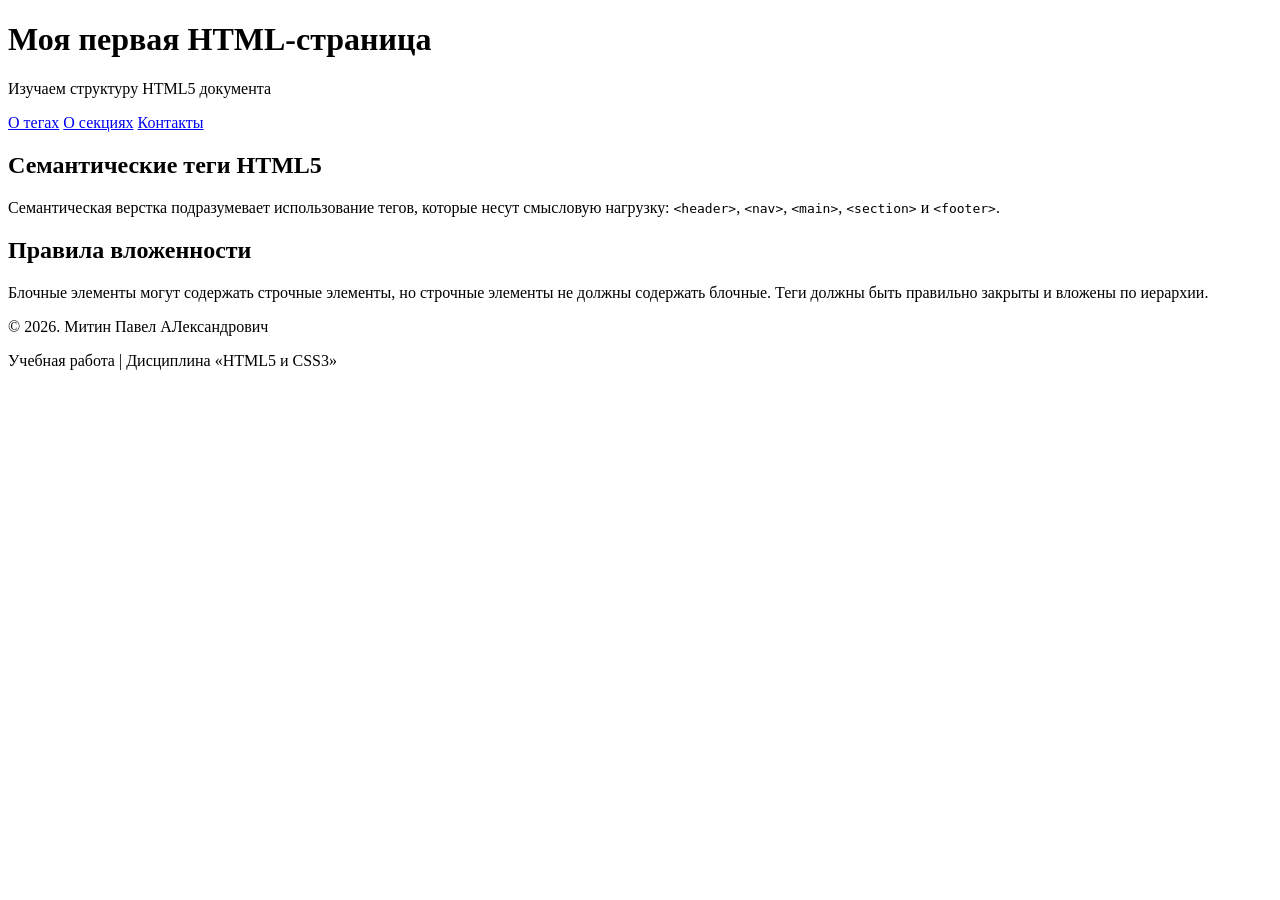
<file: practice-structure/index.html>
<!DOCTYPE html>
<html lang="ru">
<head>
  <meta charset="UTF-8">
  <meta name="viewport" content="width=device-width, initial-scale=1.0">
  <title>Учебная веб-страница</title>
  <!-- CSS и JavaScript в работе не используются -->
</head>
<body>

  <!-- ШАПКА (HEADER) -->
  <header>
    <h1>Моя первая HTML-страница</h1>
    <p>Изучаем структуру HTML5 документа</p>
  </header>

  <!-- НАВИГАЦИЯ (NAV) -->
  <nav>
    <a href="#section1">О тегах</a>
    <a href="#section2">О секциях</a>
    <a href="#footer">Контакты</a>
  </nav>

  <!-- ОСНОВНОЙ КОНТЕНТ (MAIN) -->
  <main>
    <!-- СЕКЦИЯ 1 -->
    <section id="section1">
      <h2>Семантические теги HTML5</h2>
      <p>Семантическая верстка подразумевает использование тегов, которые несут смысловую нагрузку: <code>&lt;header&gt;</code>, <code>&lt;nav&gt;</code>, <code>&lt;main&gt;</code>, <code>&lt;section&gt;</code> и <code>&lt;footer&gt;</code>.</p>
    </section>

    <!-- СЕКЦИЯ 2 -->
    <section id="section2">
      <h2>Правила вложенности</h2>
      <p>Блочные элементы могут содержать строчные элементы, но строчные элементы не должны содержать блочные. Теги должны быть правильно закрыты и вложены по иерархии.</p>
    </section>
  </main>

  <!-- ПОДВАЛ (FOOTER) -->
  <footer id="footer">
    <p>© 2026. Митин Павел АЛександрович</p>
    <p>Учебная работа | Дисциплина «HTML5 и CSS3»</p>
  </footer>

</body>
</html>
</file>
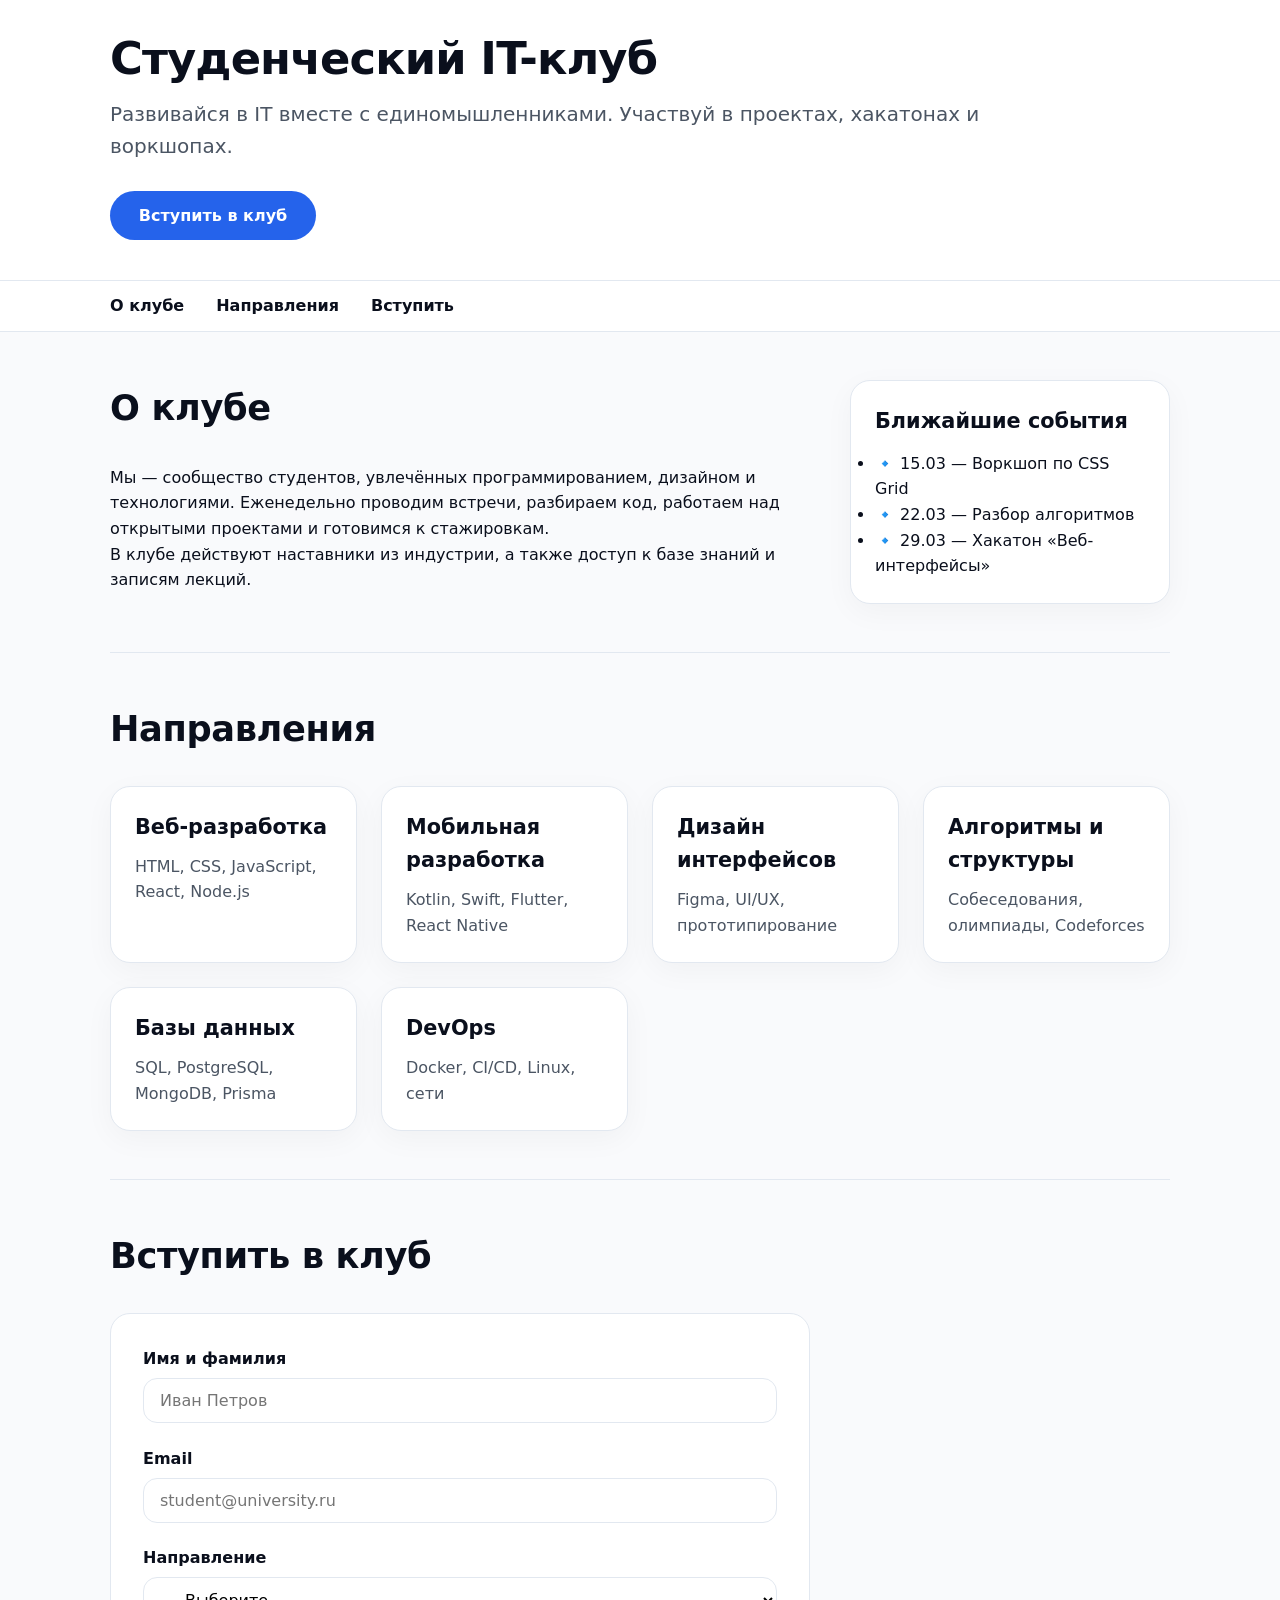
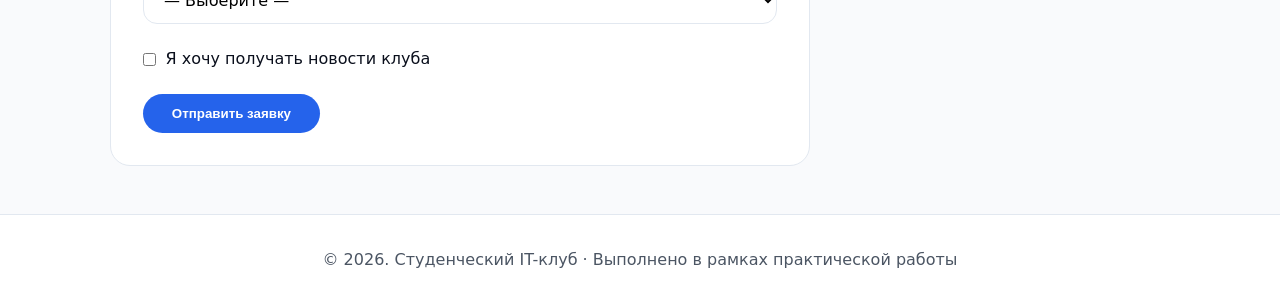
<file: резиновая верстка/index.html>
<!DOCTYPE html>
<html lang="ru">
<head>
  <meta charset="UTF-8">
  <meta name="viewport" content="width=device-width, initial-scale=1.0">
  <title>Студенческий IT-клуб — Резиновая вёрстка</title>
  <link rel="stylesheet" href="style.css">
</head>
<body>
  <a href="#main" class="skip-link">Перейти к содержимому</a>

  <header class="site-header">
    <div class="container">
      <div class="hero">
        <h1>Студенческий IT-клуб</h1>
        <p>Развивайся в IT вместе с единомышленниками. Участвуй в проектах, хакатонах и воркшопах.</p>
        <a href="#join" class="button">Вступить в клуб</a>
      </div>
    </div>
  </header>

  <nav class="site-nav">
    <div class="container">
      <ul class="nav-list">
        <li><a href="#about">О клубе</a></li>
        <li><a href="#directions">Направления</a></li>
        <li><a href="#join">Вступить</a></li>
      </ul>
    </div>
  </nav>

  <main id="main">
    <div class="container">
      
      <!-- ДВУХКОЛОНОЧНЫЙ БЛОК -->
      <section id="about" class="section">
        <div class="two-col">
          <article class="main-content">
            <h2>О клубе</h2>
            <p>Мы — сообщество студентов, увлечённых программированием, дизайном и технологиями. Еженедельно проводим встречи, разбираем код, работаем над открытыми проектами и готовимся к стажировкам.</p>
            <p>В клубе действуют наставники из индустрии, а также доступ к базе знаний и записям лекций.</p>
          </article>
          <aside class="sidebar">
            <h3>Ближайшие события</h3>
            <ul>
              <li>🔹 15.03 — Воркшоп по CSS Grid</li>
              <li>🔹 22.03 — Разбор алгоритмов</li>
              <li>🔹 29.03 — Хакатон «Веб-интерфейсы»</li>
            </ul>
          </aside>
        </div>
      </section>

      <!-- СЕТКА КАРТОЧЕК (МИНИМУМ 6) -->
      <section id="directions" class="section">
        <h2>Направления</h2>
        <div class="card-grid">
          <article class="card">
            <h3>Веб-разработка</h3>
            <p>HTML, CSS, JavaScript, React, Node.js</p>
          </article>
          <article class="card">
            <h3>Мобильная разработка</h3>
            <p>Kotlin, Swift, Flutter, React Native</p>
          </article>
          <article class="card">
            <h3>Дизайн интерфейсов</h3>
            <p>Figma, UI/UX, прототипирование</p>
          </article>
          <article class="card">
            <h3>Алгоритмы и структуры</h3>
            <p>Собеседования, олимпиады, Codeforces</p>
          </article>
          <article class="card">
            <h3>Базы данных</h3>
            <p>SQL, PostgreSQL, MongoDB, Prisma</p>
          </article>
          <article class="card">
            <h3>DevOps</h3>
            <p>Docker, CI/CD, Linux, сети</p>
          </article>
        </div>
      </section>

      <!-- ФОРМА ВСТУПЛЕНИЯ -->
      <section id="join" class="section">
        <h2>Вступить в клуб</h2>
        <form class="join-form">
          <div class="form-group">
            <label for="name">Имя и фамилия</label>
            <input type="text" id="name" name="name" placeholder="Иван Петров" required>
          </div>
          <div class="form-group">
            <label for="email">Email</label>
            <input type="email" id="email" name="email" placeholder="student@university.ru" required>
          </div>
          <div class="form-group">
            <label for="role">Направление</label>
            <select id="role" name="role">
              <option value="">— Выберите —</option>
              <option>Веб-разработка</option>
              <option>Мобильная разработка</option>
              <option>Дизайн</option>
              <option>Алгоритмы</option>
              <option>Базы данных</option>
              <option>DevOps</option>
            </select>
          </div>
          <div class="form-group checkbox">
            <input type="checkbox" id="agree" name="agree">
            <label for="agree">Я хочу получать новости клуба</label>
          </div>
          <button type="submit" class="button">Отправить заявку</button>
        </form>
      </section>

    </div>
  </main>

  <footer class="site-footer">
    <div class="container">
      <p>© 2026. Студенческий IT-клуб · Выполнено в рамках практической работы</p>
    </div>
  </footer>
</body>
</html>
</file>
<file: резиновая верстка/style.css>
/* ===== БАЗОВЫЕ СБРОСЫ И ПЕРЕМЕННЫЕ ===== */
:root {
  --container: 1100px;
  --pad: 20px;
  --gap: 24px;

  --bg: #f9fafc;
  --surface: #ffffff;
  --text: #0a0f1c;
  --muted: #4b5563;
  --border: #e2e8f0;
  --accent: #2563eb;
  --accent-light: rgba(37, 99, 235, 0.08);
  --radius: 20px;
  --shadow: 0 8px 30px rgba(0,0,0,0.04);
}

*,
*::before,
*::after {
  box-sizing: border-box;
  margin: 0;
  padding: 0;
}

html {
  font-size: 100%;
  scroll-behavior: smooth;
}

body {
  font-family: system-ui, -apple-system, 'Segoe UI', Roboto, Arial, sans-serif;
  line-height: 1.6;
  background-color: var(--bg);
  color: var(--text);
}

/* ===== УТИЛИТЫ ===== */
.skip-link {
  position: absolute;
  left: -9999px;
  top: 0;
}
.skip-link:focus {
  left: 1rem;
  top: 1rem;
  background: var(--surface);
  padding: 0.75rem 1.5rem;
  border-radius: 12px;
  box-shadow: 0 8px 20px rgba(0,0,0,0.1);
  z-index: 1000;
}

.container {
  max-width: var(--container);
  width: 100%;
  margin: 0 auto;
  padding: 0 var(--pad);
}

/* ===== ХЕДЕР ===== */
.site-header {
  background: var(--surface);
  border-bottom: 1px solid var(--border);
  padding: 2rem 0 2.5rem;
}

.hero h1 {
  font-size: clamp(2rem, 6vw, 2.8rem);
  font-weight: 700;
  letter-spacing: -0.02em;
  margin-bottom: 0.75rem;
  line-height: 1.2;
}

.hero p {
  font-size: 1.25rem;
  color: var(--muted);
  max-width: 70ch;
  margin-bottom: 1.8rem;
}

.button {
  display: inline-block;
  background: var(--accent);
  color: white;
  padding: 0.75rem 1.8rem;
  border-radius: 40px;
  font-weight: 600;
  text-decoration: none;
  border: none;
  cursor: pointer;
  transition: 0.2s;
}
.button:hover {
  background: #1d4ed8;
  box-shadow: 0 8px 18px rgba(37,99,235,0.25);
}

/* ===== НАВИГАЦИЯ ===== */
.site-nav {
  background: var(--surface);
  border-bottom: 1px solid var(--border);
  padding: 0.75rem 0;
}

.nav-list {
  display: flex;
  gap: 2rem;
  list-style: none;
  padding: 0;
}

.nav-list a {
  text-decoration: none;
  color: var(--text);
  font-weight: 600;
  padding: 0.4rem 0;
}
.nav-list a:hover {
  color: var(--accent);
  border-bottom: 2px solid var(--accent);
}

/* ===== СЕКЦИИ ===== */
.section {
  padding: 3rem 0;
  border-bottom: 1px solid var(--border);
}
.section:last-child {
  border-bottom: none;
}

h2 {
  font-size: clamp(1.6rem, 5vw, 2.2rem);
  margin-bottom: 1.8rem;
  font-weight: 650;
  letter-spacing: -0.01em;
}

h3 {
  font-size: 1.3rem;
  margin-bottom: 0.8rem;
}

/* ===== ДВУХКОЛОНОЧНЫЙ БЛОК (flex) ===== */
.two-col {
  display: flex;
  gap: var(--gap);
  align-items: start;
}

.main-content {
  flex: 1 1 60%;
}

.sidebar {
  flex: 0 1 320px;
  background: var(--surface);
  padding: 1.5rem;
  border-radius: var(--radius);
  border: 1px solid var(--border);
  box-shadow: var(--shadow);
}

/* ===== СЕТКА КАРТОЧЕК (grid) ===== */
.card-grid {
  display: grid;
  gap: var(--gap);
  grid-template-columns: repeat(auto-fit, minmax(220px, 1fr));
}

.card {
  background: var(--surface);
  border: 1px solid var(--border);
  border-radius: var(--radius);
  padding: 1.5rem;
  box-shadow: var(--shadow);
  transition: 0.15s;
}
.card:hover {
  border-color: var(--accent);
  background: white;
}

.card h3 {
  margin-bottom: 0.6rem;
  font-size: 1.3rem;
}
.card p {
  color: var(--muted);
  margin: 0;
}

/* ===== ФОРМА ===== */
.join-form {
  background: var(--surface);
  padding: 2rem;
  border-radius: var(--radius);
  border: 1px solid var(--border);
  max-width: 700px;
}

.form-group {
  margin-bottom: 1.4rem;
}

.form-group label {
  display: block;
  margin-bottom: 0.4rem;
  font-weight: 600;
}

input,
select {
  width: 100%;
  padding: 0.75rem 1rem;
  border: 1px solid var(--border);
  border-radius: 14px;
  font-family: inherit;
  font-size: 1rem;
  background: white;
}

.checkbox {
  display: flex;
  align-items: center;
  gap: 0.6rem;
}
.checkbox input {
  width: auto;
}
.checkbox label {
  margin-bottom: 0;
  font-weight: normal;
}

/* ===== ПОДВАЛ ===== */
.site-footer {
  padding: 2rem 0;
  text-align: center;
  color: var(--muted);
  border-top: 1px solid var(--border);
  background: var(--surface);
}

/* ===== АДАПТИВНОСТЬ ===== */
@media (max-width: 720px) {
  .two-col {
    flex-direction: column;
  }
  .sidebar {
    flex-basis: auto;
    width: 100%;
  }

  .nav-list {
    gap: 1.2rem;
    flex-wrap: wrap;
  }
}

@media (max-width: 480px) {
  :root {
    --pad: 16px;
    --gap: 16px;
  }

  .hero h1 {
    font-size: clamp(1.8rem, 7vw, 2.2rem);
  }

  .join-form {
    padding: 1.5rem;
  }

  .card-grid {
    grid-template-columns: 1fr;
  }
}
</file>
